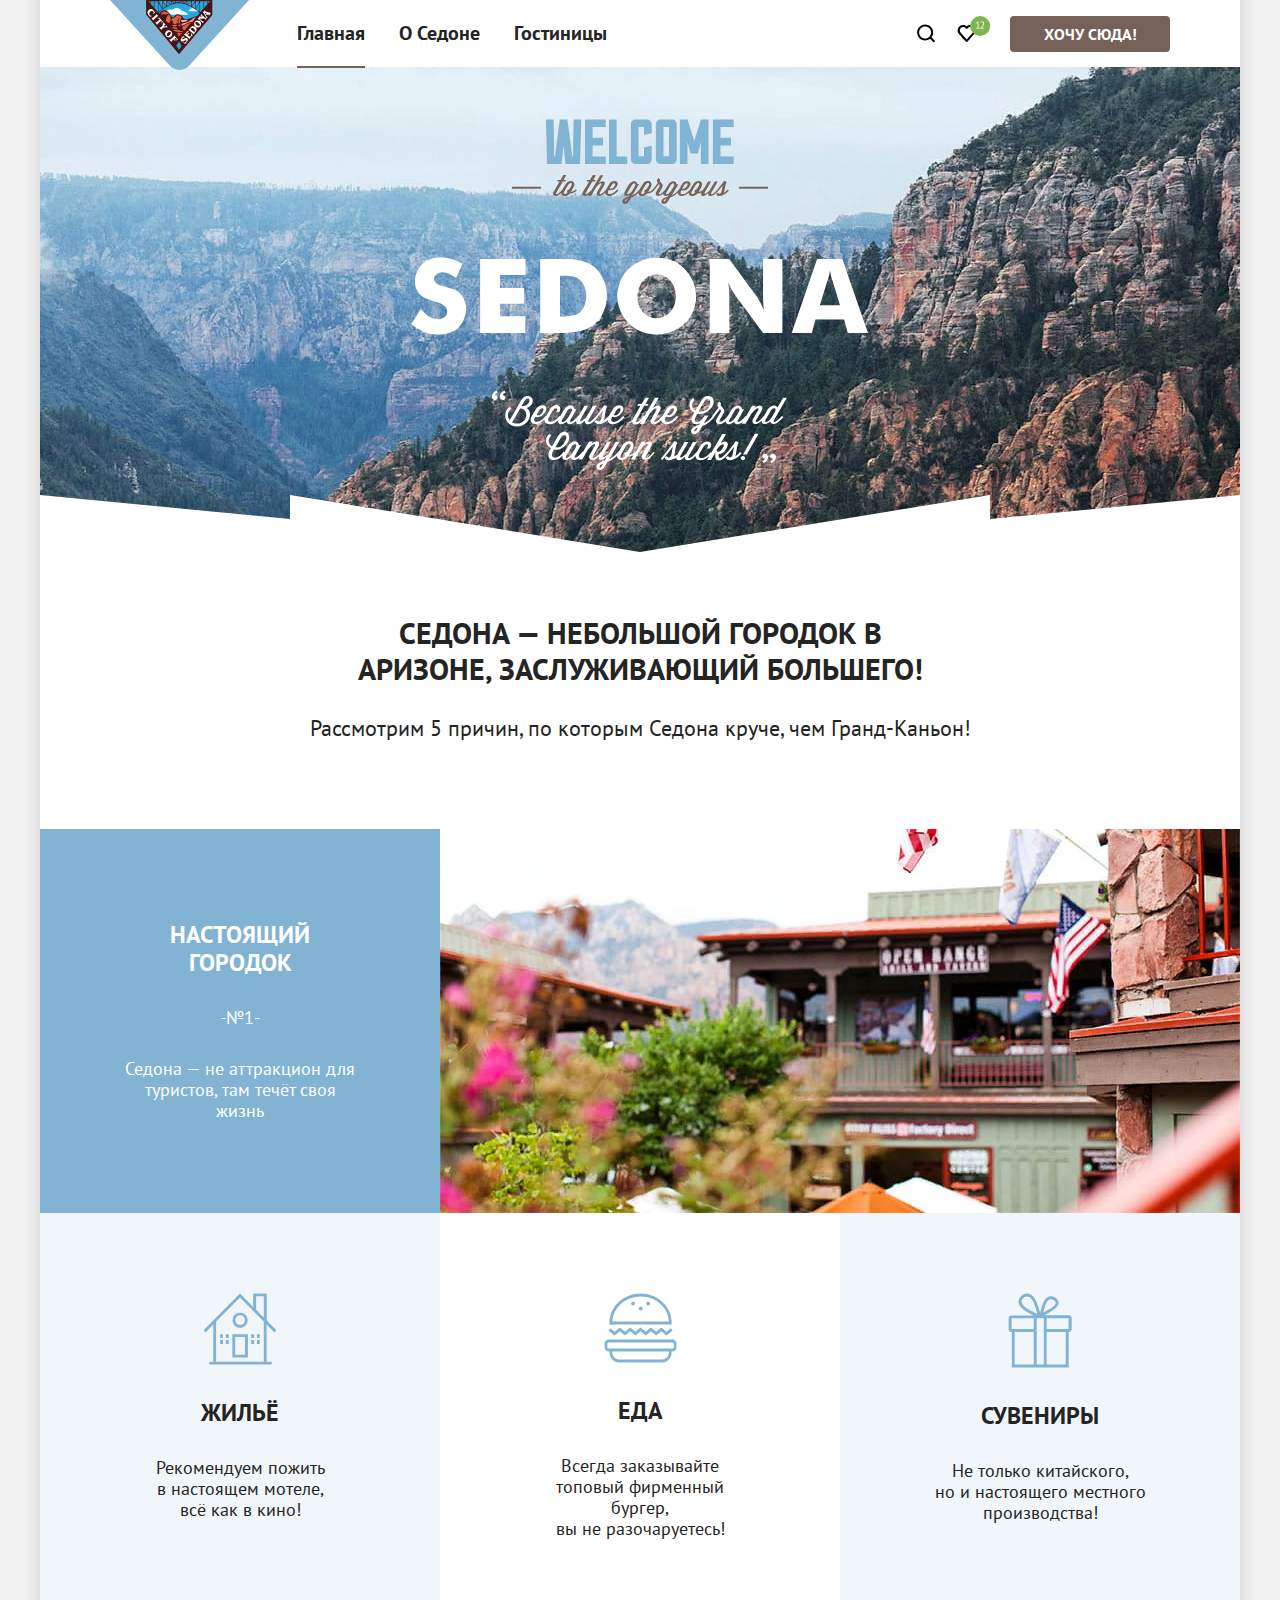
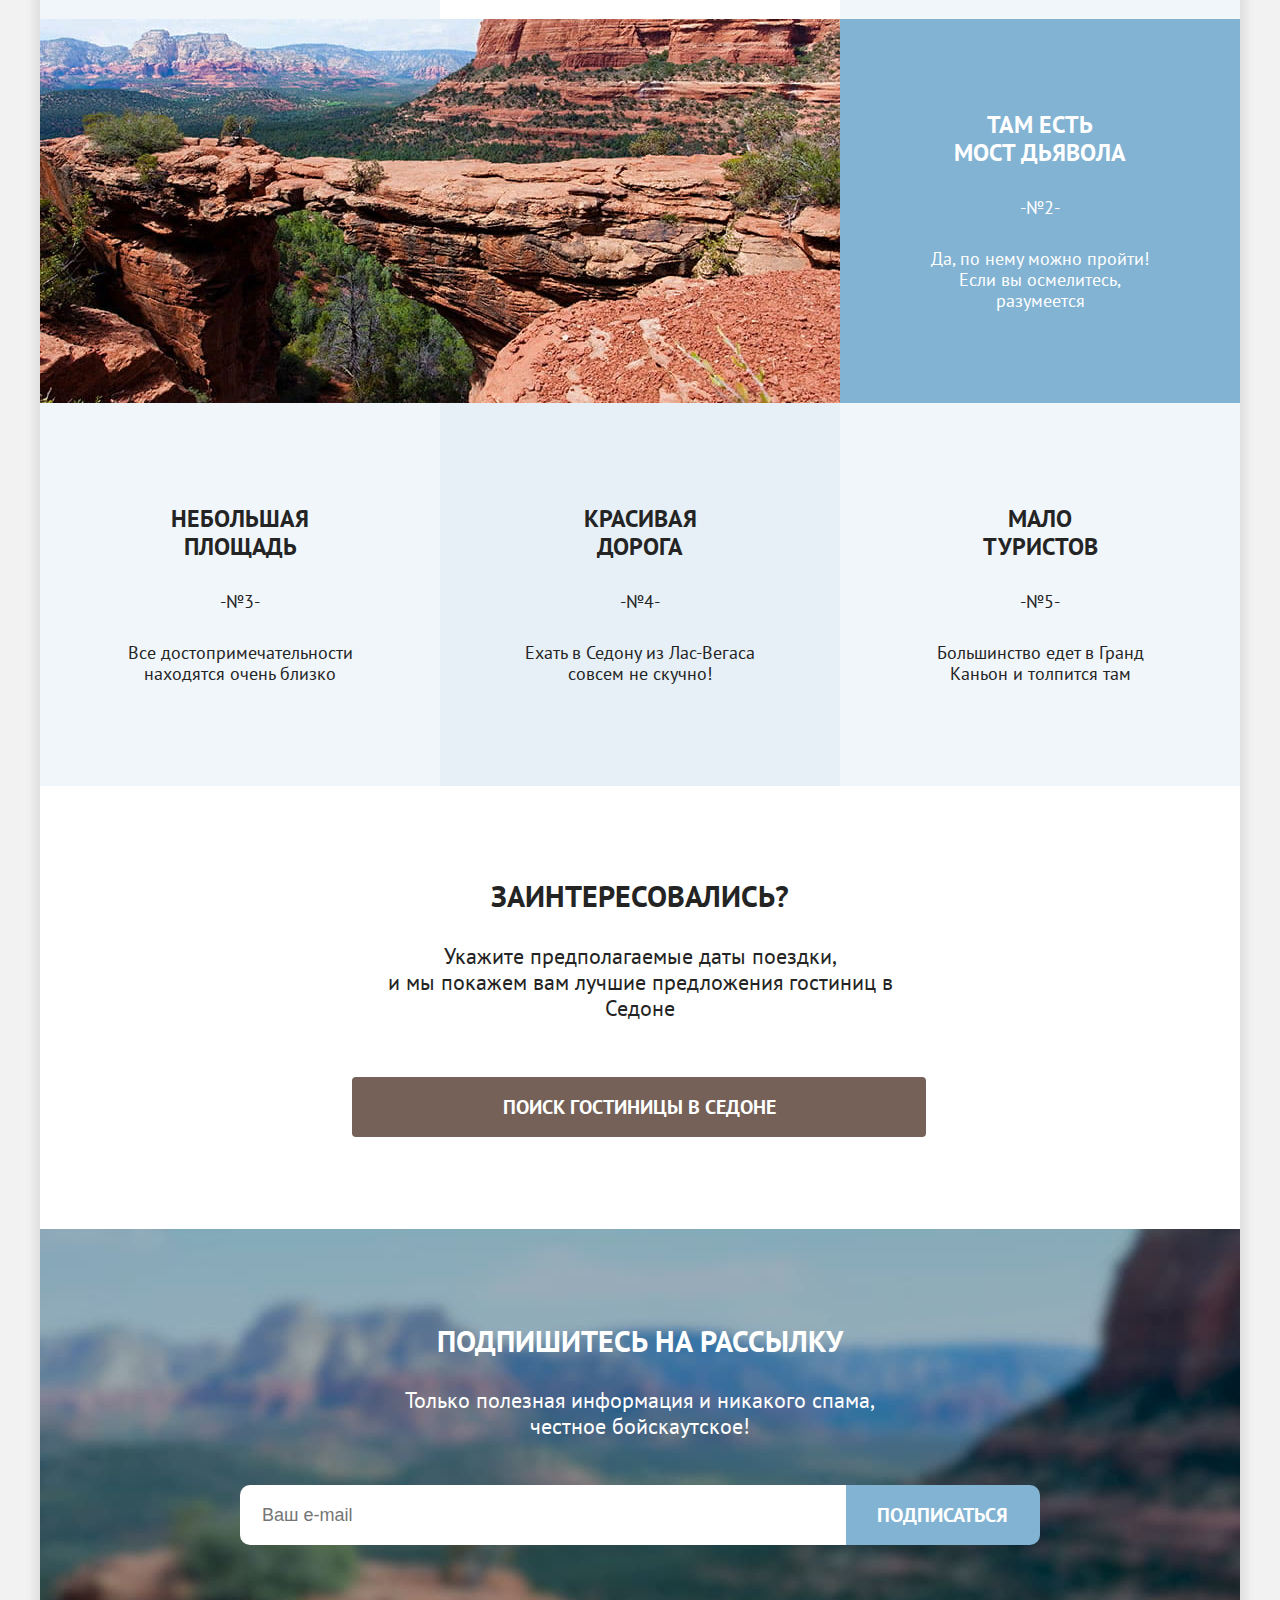
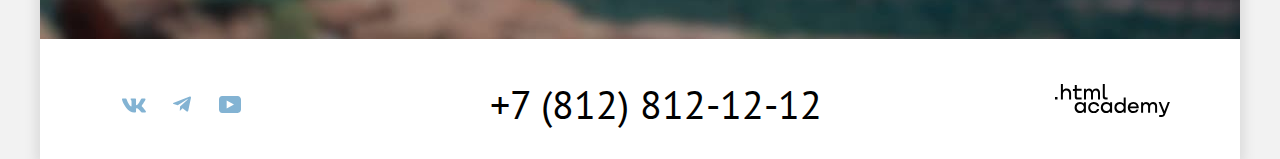
<file: index.html>
<!DOCTYPE html>
<html lang="ru">
  <head>
    <meta charset="utf-8">
    <title>HTML Academy: Седона</title>
    <link rel="stylesheet" href="styles/styles.css">
    <link rel="icon" href="favicon.ico">
    <link rel="icon" type="image/png" href="./images/favicon.png">
  </head>
  <body>
    <div class="container">

    <header class="page-header">
      <nav class="navigation">
        <ul class="navigation-logo">
          <li class="navigation-item">
            <a  class="logo">
              <img src="./images/logo/logo.sedona.svg" width="139"  height="70" alt="Логотип города Седона.">
            </a>
          </li>
        </ul>

        <ul class="navigation-list navigation-list-item">
          <li class="navigation-item">
            <a  class="navigation-link navigation-link-current" href="">
              Главная
            </a>
          </li>
          <li class="navigation-item">
            <a  class="navigation-link" href="#">
              О Седоне
            </a>
          </li>
          <li class="navigation-item">
            <a  class="navigation-link" href="catalog.html">
              Гостиницы
            </a>
          </li>
        </ul>

        <ul class="navigation-list navigation-user">
          <li class="navigation-item">
            <a  class="navigation-link navigation-search">
              <span class="visually-hidden">
                Поиск.
              </span>
            </a>
          </li>
          <li class="navigation-item">
            <a  class="navigation-link navigation-favorites">
              <span class="visually-hidden">
                Избранное.
              </span>
            </a>
          </li>
          <li class="navigation-item">
            <button type="button" class="button navigation-link navigation-button">
              Хочу сюда!
            </button>
          </li>
        </ul>
      </nav>
    </header>

    <main class="main-index main-container">

      <section  class="main-header">
        <div class="main-header-image">
          <img  src="images/welcome.sedona.svg" class="main-logo" width="458" height="352" alt="Добро пожаловать в Седону.">
        </div>

        <div class="main-header-text">
          <h1>
            Седона — небольшой городок в Аризоне,
            заслуживающий большего!
          </h1>
          <p>
            Рассмотрим 5 причин, по которым Седона круче, чем Гранд-Каньон!
          </p>
        </div>
      </section>

      <section class="advantages">
        <h2 class="visually-hidden">
          Преимущества
        </h2>

        <ol class="advantages-list">
          <li class="advantages-item">

            <div class="advantages-block">
              <h3 class="advantages-title">
                Настоящий городок
              </h3>
              <span>-№1-</span>
              <p class="advantages-description">
                Седона — не аттракцион для туристов, там течёт своя жизнь
              </p>
            </div>

            <img class="advantages-item" src="images/advantages/advantages-1.jpg" width="800" height="384" alt="Переулок города Седона.">
          </li>

          <li>
            <ul class="convenience">
              <li class="convenience-item">
                <img src="images/advantages/advantages.home.svg" width="74" height="72" alt="иконка домика.">
                <h3 class="convenience-title">
                  Жильё
                </h3>
                <p class="convenience-description">
                  Рекомендуем пожить <br> в настоящем мотеле,<br> всё как в кино!
                </p>
              </li>


              <li class="convenience-item">
                <img src="images/advantages/advantages.food.svg" width="73" height="70" alt="иконка бургера.">
                <h3 class="convenience-title">
                  Еда
                </h3>
                <p class="convenience-description">
                  Всегда заказывайте <br> топовый фирменный бургер,<br> вы не разочаруетесь!
                </p>
              </li>

              <li class="convenience-item">
                <img src="images/advantages/advantages.souvenirs.svg" width="64" height="75" alt="иконка подарка.">
                <h3 class="convenience-title">
                  Сувениры
                </h3>
                <p class="convenience-description">
                  Не только китайского,<br> но и настоящего местного <br> производства!
                </p>
              </li>
            </ul>
          </li>

          <li class="advantages-item">

            <img class="advantages-second-picture" src="images/advantages/advantages-2.jpg" width="800" height="384" alt="Мост дьявола на фоне каньона.">

            <div class="advantages-block">
              <h3 class="advantages-title">
                Там есть <br> мост дьявола
              </h3>
              <span>-№2-</span>
              <p class="advantages-description">
                Да, по нему можно пройти! Если вы осмелитесь, разумеется
              </p>
            </div>
          </li>

          <li >
            <ol class="advantages-item">
              <li class="advantages-item-block">
                <h3 class="advantages-title">
                  Небольшая <br> площадь
                </h3>
                <span>-№3-</span>
                <p class="advantages-description">
                  Все достопримечательности находятся очень близко
                </p>
              </li>

              <li class="advantages-item-block advantages-difference">
                <h3 class="advantages-title">
                  Красивая <br> дорога
                </h3>
                <span>-№4-</span>
                <p class="advantages-description">
                  Ехать в Седону из Лас-Вегаса совсем не скучно!
                </p>
              </li>

              <li class="advantages-item-block">
                <h3 class="advantages-title">
                  Мало <br> туристов
                </h3>
                <span>-№5-</span>
                <p class="advantages-description">
                  Большинство едет в Гранд Каньон и толпится там
                </p>
              </li>
            </ol>
          </li>
        </ol>
      </section>

      <section class="hotel-search">
        <h2 class="visually-hidden">
          Поиск гостиницы
        </h2>
        <b>заинтересовались?</b>
        <p>
          Укажите предполагаемые даты поездки,<br> и мы покажем вам лучшие предложения гостиниц в Седоне
        </p>
        <button class="button button-hotel-search" type="button">
          поиск гостиницы в седоне
        </button>
      </section>

      <section class="newsletter">
        <h2 class="page-newsletter-title">
          Подпишитесь на рассылку
        </h2>
        <p>
          Только полезная информация и никакого спама,<br> честное бойскаутское!
        </p>
        <form class="newsletter-form" action="https://echo.htmlacademy.ru/" method="post">
          <input class="field" type="email" name="newsletter-email" placeholder="Ваш e-mail">
          <button class="button newsletter-button" type="submit" >подписаться</button>
        </form>
      </section>
    </main>

    <footer class="page-footer">
      <div class="page-footer-container">

        <section class="footer-social">
          <h2 class="visually-hidden">
            Мы в социальных сетях
          </h2>

          <ul class="footer-social-list">
            <li class="footer-social-item">
              <a class="button button-vk" href=" https://vk.com/htmlacademy">
                <span class="visually-hidden">ВКонтакте</span>
                <svg aria-hidden="true" focusable="false"  width="24" height="15" viewBox="0 0 24 15"  xmlns="http://www.w3.org/2000/svg">
                  <path fill-rule="evenodd" clip-rule="evenodd" d="M23.45 1.448C23.616 0.902 23.45 0.5 22.655 0.5H20.03C19.362 0.5 19.054 0.847 18.887 1.23C18.887 1.23 17.552 4.426 15.661 6.502C15.049 7.104 14.771 7.295 14.437 7.295C14.27 7.295 14.019 7.104 14.019 6.557V1.448C14.019 0.792 13.835 0.5 13.279 0.5H9.151C8.734 0.5 8.483 0.804 8.483 1.093C8.483 1.714 9.429 1.858 9.526 3.606V7.404C9.526 8.237 9.373 8.388 9.039 8.388C8.149 8.388 5.984 5.177 4.699 1.503C4.45 0.788 4.198 0.5 3.527 0.5H0.9C0.15 0.5 0 0.847 0 1.23C0 1.912 0.89 5.3 4.145 9.781C6.315 12.841 9.37 14.5 12.153 14.5C13.822 14.5 14.028 14.132 14.028 13.497V11.184C14.028 10.447 14.186 10.3 14.715 10.3C15.105 10.3 15.772 10.492 17.33 11.967C19.11 13.716 19.403 14.5 20.405 14.5H23.03C23.78 14.5 24.156 14.132 23.94 13.404C23.702 12.68 22.852 11.629 21.725 10.382C21.113 9.672 20.195 8.907 19.916 8.524C19.527 8.033 19.638 7.814 19.916 7.377C19.916 7.377 23.116 2.951 23.449 1.448H23.45Z" />
                </svg>
              </a>
            </li>

            <li class="footer-social-item">
              <a class="button button-telegram" href="https://t.me/htmlacademy">
                <span class="visually-hidden">Телеграм</span>
                <svg aria-hidden="true" focusable="false"  width="18" height="16" viewBox="0 0 18 16"  xmlns="http://www.w3.org/2000/svg">
                  <path d="M16.7855 0.59926L0.840977 6.74776C-0.247172 7.18481 -0.240877 7.79184 0.641333 8.06253L4.73493 9.33953L14.2063 3.3637C14.6542 3.09121 15.0634 3.2378 14.727 3.53636L7.05332 10.4619H7.05152L7.05332 10.4628L6.77094 14.6823C7.18462 14.6823 7.36718 14.4925 7.5992 14.2686L9.58754 12.3351L13.7234 15.39C14.486 15.81 15.0337 15.5941 15.2234 14.6841L17.9384 1.88885C18.2163 0.774623 17.513 0.270117 16.7855 0.59926Z" />
                </svg>
              </a>
            </li>

            <li class="footer-social-item">
              <a class="button button-youtube" href="https://www.youtube.com/user/htmlacademyru">
                <span class="visually-hidden">Ютуб</span>
                <svg aria-hidden="true" focusable="false"  width="22" height="17" viewBox="0 0 22 17"  xmlns="http://www.w3.org/2000/svg">
                  <path d="M18.607 0H3.17413C1.31343 0 0 1.59375 0 3.4V13.4937C0 15.4062 1.31343 17 3.17413 17H18.8259C20.4677 17 22 15.4062 22 13.6V3.4C21.7811 1.59375 20.4677 0 18.607 0ZM7.66169 12.5375V4.4625L14.995 8.5L7.66169 12.5375Z" />
                </svg>
              </a>
            </li>
          </ul>
        </section>

        <section class="footer-contacts">
          <h2 class="visually-hidden">Телефон</h2>
          <a class="footer-contacts-phone" href="tel:+78128121212">+7 (812) 812-12-12</a>
        </section>

        <section class="footer-logo">
          <h2 class="visually-hidden">Логотип html.academy</h2>
          <a class="footer-logo-html" href="https://htmlacademy.ru/">
            <svg aria-hidden="true" focusable="false"  class="logo-html" width="115" height="33"  xmlns="http://www.w3.org/2000/svg">
              <path  d="M0 12.9v2.6h2.5v-2.6H0ZM11.6 4.5c-1.6 0-2.8.7-3.6 1.7h-.1V0h-2v15.5h2v-5.3c0-2.1 1.3-3.6 3.3-3.6 1.8 0 2.9 1.4 2.9 3.2v5.7h2V9.4c.1-3-1.8-4.9-4.5-4.9ZM26.6 4.8h-4.8V1.1h-2v3.8h-1.9v2h1.9v6c0 1.7 1 2.7 2.7 2.7h4.1v-2h-3.7c-.7 0-1.1-.4-1.1-1.1V6.8h4.8v-2ZM41.1 4.6c-1.6 0-2.9.8-3.5 2.1h-.1a3.7 3.7 0 0 0-3.4-2.1c-1.4 0-2.5.8-3.1 1.8h-.1V4.8H29v10.6h2V10c0-2 1-3.5 2.6-3.5 1.5 0 2.4 1 2.4 2.6v6.3h2V9.8c0-2.4 1.4-3.3 2.6-3.3 1.5 0 2.4 1 2.4 2.6v6.3h2V8.9c.1-2.5-1.4-4.3-3.9-4.3ZM47.8 12.7c0 1.7 1 2.7 2.8 2.7h2v-2h-1.7c-.7 0-1.1-.4-1.1-1.1V0h-2v12.7ZM28.9 19.7a4.9 4.9 0 0 0-3.9-1.8c-3.1 0-5.4 2.3-5.4 5.6s2.3 5.6 5.4 5.6c1.8 0 3-.8 3.8-1.9h.1v1.6h2V18.2h-2v1.5Zm-3.6 7.4a3.5 3.5 0 0 1-3.6-3.6c0-2 1.4-3.6 3.6-3.6s3.6 1.6 3.6 3.6c0 1.9-1.4 3.6-3.6 3.6ZM44.2 22c-.5-2.4-2.6-4.1-5.4-4.1a5.4 5.4 0 0 0-5.6 5.6c0 3.1 2.2 5.6 5.6 5.6 2.8 0 4.9-1.8 5.4-4.2h-2.1a3.4 3.4 0 0 1-3.3 2.3 3.5 3.5 0 0 1-3.6-3.6c0-2 1.4-3.6 3.6-3.6 1.6 0 2.8 1 3.3 2.2h2.1V22ZM55.1 19.7a4.9 4.9 0 0 0-3.9-1.8c-3.1 0-5.4 2.3-5.4 5.6s2.3 5.6 5.4 5.6c1.8 0 3-.8 3.8-1.9h.1v1.6h2V18.2h-2v1.5Zm-3.6 7.4a3.5 3.5 0 0 1-3.6-3.6c0-2 1.4-3.6 3.6-3.6s3.6 1.6 3.6 3.6c0 1.9-1.5 3.6-3.6 3.6ZM68.7 19.8a5 5 0 0 0-3.9-1.9c-3.1 0-5.4 2.3-5.4 5.6s2.2 5.6 5.4 5.6c1.7 0 3-.8 3.8-1.8h.1v1.5h2V13.4h-2v6.4Zm-3.6 7.3a3.5 3.5 0 0 1-3.6-3.6c0-2 1.4-3.6 3.6-3.6s3.6 1.6 3.6 3.6c-.1 2-1.5 3.6-3.6 3.6ZM78.3 17.9a5.4 5.4 0 0 0-5.5 5.6c0 3 2.1 5.6 5.5 5.6 2.5 0 4.5-1.3 5.2-3.6h-2.1c-.5 1-1.6 1.6-3 1.6-1.9 0-3.3-1.3-3.4-2.9h8.8c.2-3.6-2-6.3-5.5-6.3Zm0 1.9c1.7 0 3 1 3.3 2.6h-6.5a3.2 3.2 0 0 1 3.2-2.6ZM98.2 17.9a4 4 0 0 0-3.6 2h-.1c-.6-1.2-1.8-2-3.4-2-1.4 0-2.5.7-3.1 1.8v-1.5h-1.9v10.6h2v-5.4c0-2 1-3.4 2.6-3.5 1.5 0 2.4 1 2.4 2.6v6.3h2v-5.6c0-2.4 1.4-3.3 2.6-3.3 1.5 0 2.4 1 2.4 2.6v6.3h2v-6.5c.1-2.6-1.4-4.4-3.9-4.4ZM109.4 27l-3.6-8.9h-2.2l4.8 11.6c-.3.9-.7 1.2-1.7 1.2h-2.5v2h2.5c1.8 0 2.8-.8 3.5-2.6l4.7-12.2h-2.1l-3.4 8.9Z"/>
            </svg>
          </a>
        </section>

      </div>
    </footer>

    <div class="modal-container modal-container-close">
      <div class="modal modal-auth">
        <section class="modal-content">
          <h2 class="modal-title">Поиск гостиницы в Седоне
          </h2>
          <form class="auth-form" action="https://echo.htmlacademy.ru/" method="get">
            <ul class="field-auth-form">

              <li class="field-list">
                <label class="field-title" for="date-arrival">Дата заезда:</label>
                <input class="field-modal-content field-date" id="date-arrival" name="date-arrival" type="text" placeholder="27 апреля 2020">
                <button class="calendar" type="button"></button>
              </li>

              <li class="field-list">
                <label class="field-title" for="date-departure">Дата выезда:</label>
                <input class="field-modal-content field-date" id="date-departure" name="date-departure" type="text" placeholder="1 сентября 2021">
                <button class="calendar" type="button"></button>
              </li>

              <li class="field-list field-list-adult">
                <label class="field-title" for="adults">Взрослые:</label>
                <input class="field-modal-content field-adults" id="adults" name="adults" type="number" placeholder="2">
                <button type="button" class="field-plus">
                  <svg class="plus" width="13" height="13" viewBox="0 0 13 13"  xmlns="http://www.w3.org/2000/svg">
                    <g opacity="0.3">
                    <path d="M13 6H7V0H6V6H0V7H6V13H7V7H13V6Z" />
                    </g>
                    </svg>
                </button>
                <button type="button" class="field-minus">
                  <svg class="minus" width="13" height="1" viewBox="0 0 13 1"  xmlns="http://www.w3.org/2000/svg">
                    <path opacity="0.3" d="M0 0L0 1L13 1V0L0 0Z" />
                    </svg>
                </button>
              </li>

              <li class="field-list field-list-children">
                  <label class="field-title" for="children">Дети:</label>

                  <span class="tooltip">
                    <button class="tooltip-toggle" type="button" aria-labelledby="tooltip-label">
                      <svg width="1" height="9" viewBox="0 0 1 9" fill="none" xmlns="http://www.w3.org/2000/svg">
                        <g clip-path="url(#clip0_33716_651)">
                        <path d="M0 9H1L1 3H0L0 9Z" fill="white"/>
                        <path d="M1 0H0V1H1V0Z" fill="white"/>
                        </g>
                        <defs>
                        <clipPath id="clip0_33716_651">
                        <rect width="1" height="9" fill="white"/>
                        </clipPath>
                        </defs>
                        </svg>
                    </button>
                    <span class="tooltip-text" role="tooltip"  id="tooltip-label">
                      Укажите количество детей,<br> которые будут с вами, возраст<br> которых от 6 до 18 лет. Дети<br> до 6 лет размещаются<br> бесплатно.
                    </span>
                  </span>

                <input class="field-modal-content field-children" id="children" name="children" type="number" placeholder="1">
                <button type="button" class="field-plus">
                  <svg class="plus" width="13" height="13" viewBox="0 0 13 13"  xmlns="http://www.w3.org/2000/svg">
                    <g opacity="0.3">
                    <path d="M13 6H7V0H6V6H0V7H6V13H7V7H13V6Z" />
                    </g>
                    </svg>
                </button>
                <button type="button" class="field-minus">
                  <svg class="minus" width="13" height="1" viewBox="0 0 13 1"  xmlns="http://www.w3.org/2000/svg">
                    <path opacity="0.3" d="M0 0L0 1L13 1V0L0 0Z" />
                    </svg>
                </button>
              </li>

            </ul>
          </form>

          <button class=" modal-search-button" type="submit">Найти
            <span class="visually-hidden">Найти.</span>
          </button>

        </section>

        <button type="button" class="modal-close-button">
          <svg  aria-hidden="true" focusable="false" width="13" height="13" viewBox="0 0 13 13"  xmlns="http://www.w3.org/2000/svg">
              <path d="M13 1.2L11.8 0L6.5 5.3L1.2 0L0 1.2L5.3 6.5L0 11.8L1.2 13L6.5 7.7L11.8 13L13 11.8L7.7 6.5L13 1.2Z"/>
          </svg>
          <span class="visually-hidden">Закрыть.</span>
        </button>



      </div>
    </div>

    </div>
  </body>
</html>
</file>
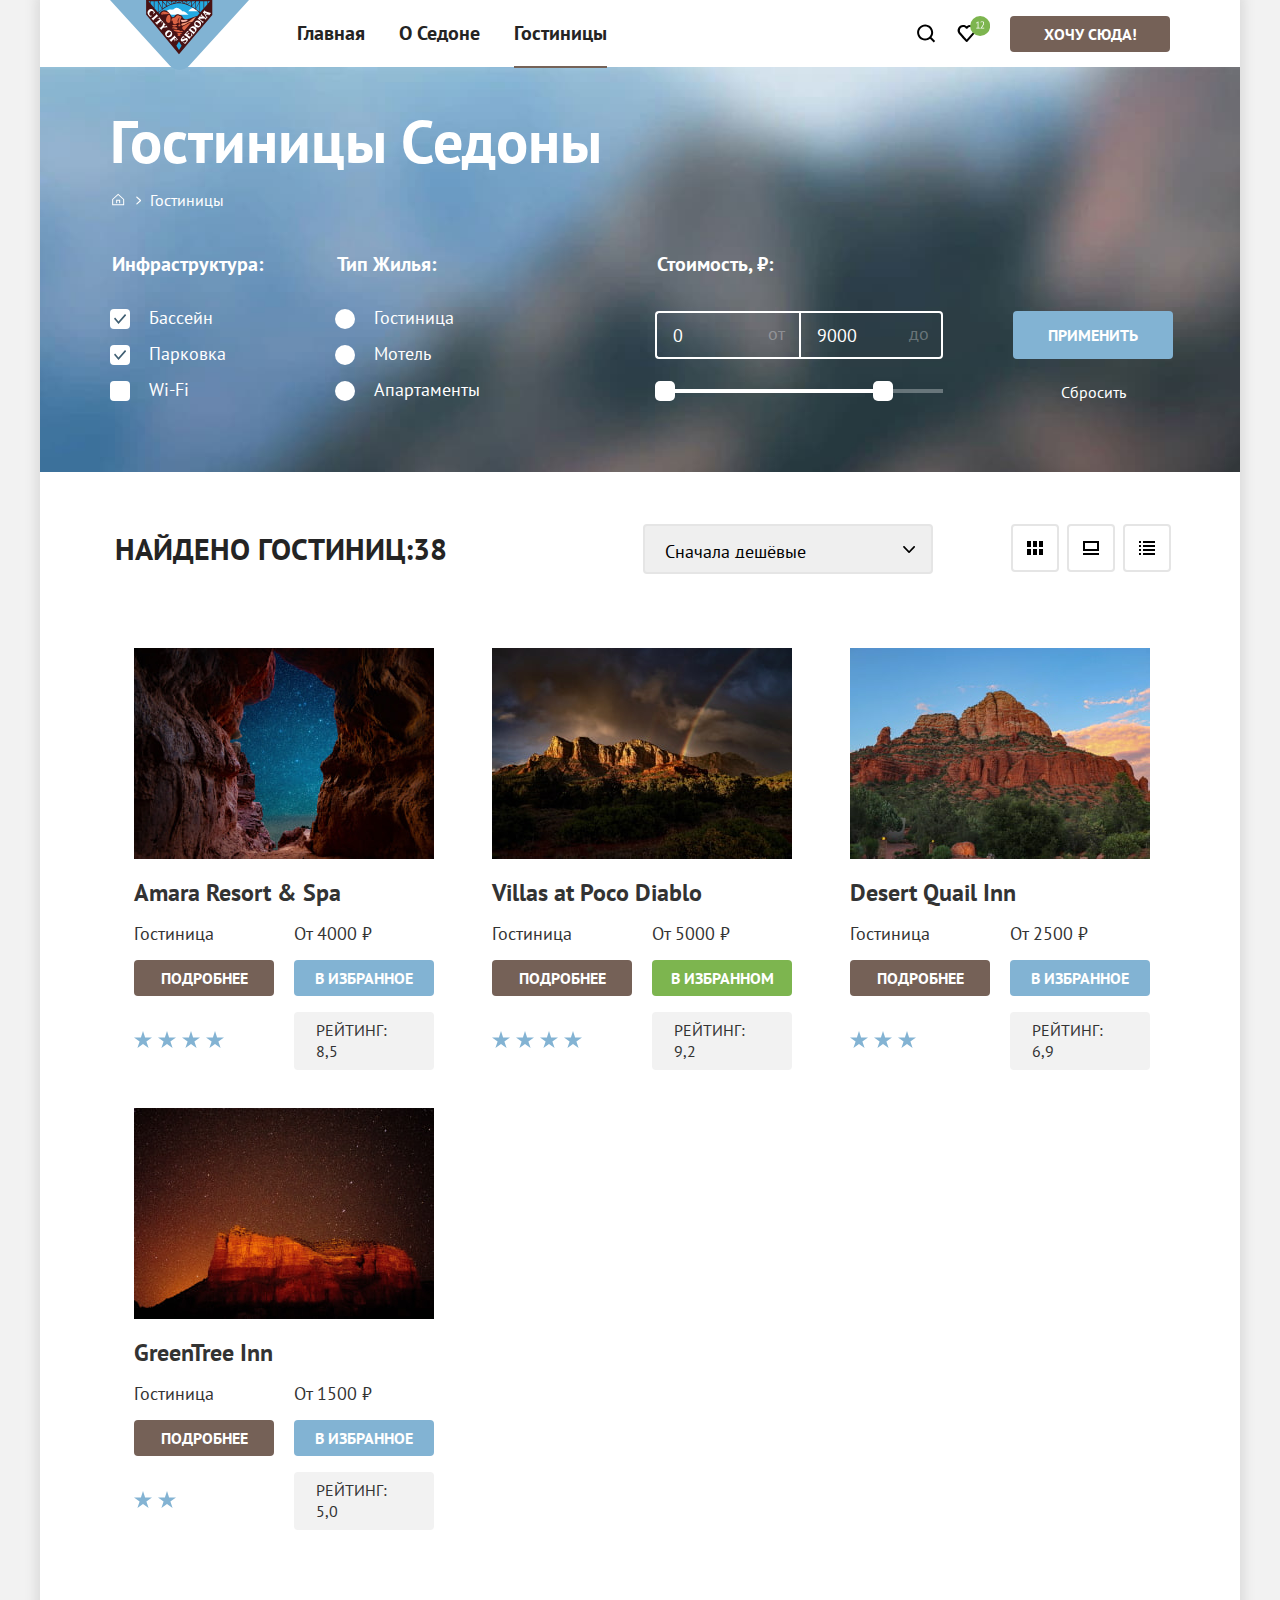
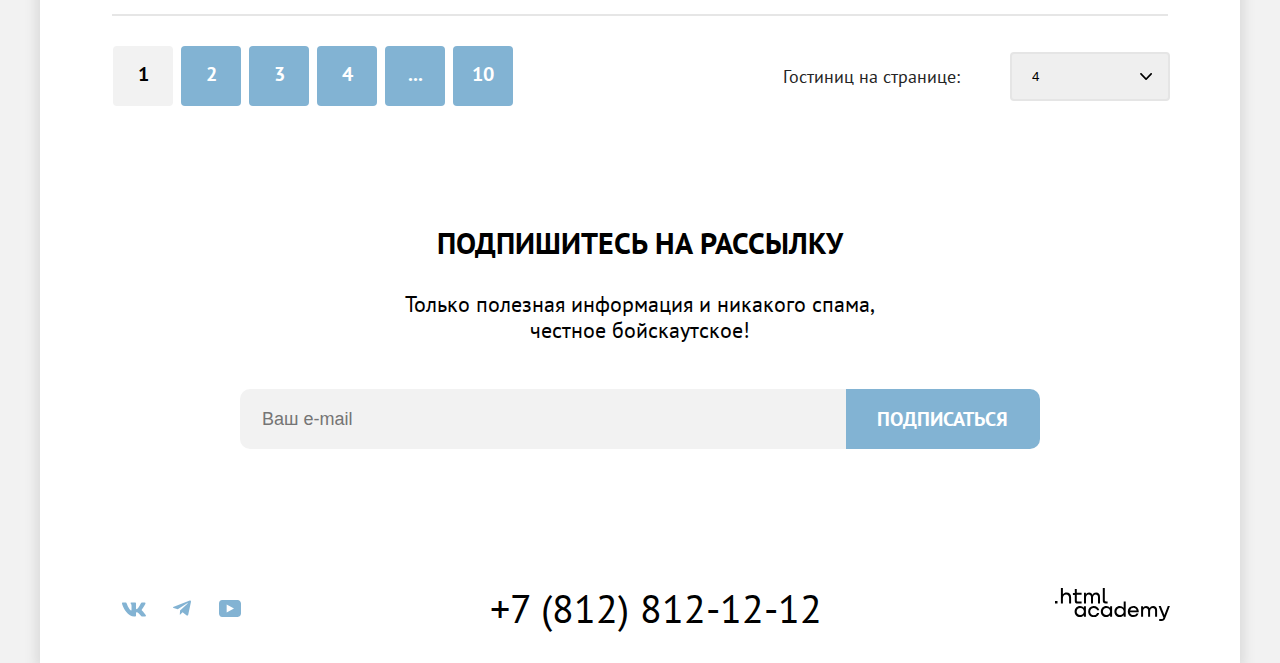
<file: catalog.html>
<!DOCTYPE html>
<html lang="ru">
  <head>
    <meta charset="utf-8">
    <title>Каталог</title>
    <link rel="stylesheet" href="styles/styles.css">
    <link rel="icon" href="favicon.ico/favicon.png">
  </head>
  <body>
    <div class="container">
    <header class="page-header">
      <nav class="navigation ">
        <ul class="navigation-list navigation-logo">
          <li class="navigation-item">
            <a  class="logo" href="index.html">
              <img src="./images/logo/logo.sedona.svg" width="139"  height="70" alt="Логотип города Седона.">
            </a>
          </li>
        </ul>

        <ul class="navigation-list navigation-list-item ">
          <li class="navigation-item">
            <a  class="navigation-link" href="index.html">
              Главная
            </a>
          </li>
          <li class="navigation-item">
            <a  class="navigation-link" href="#">
              О Седоне
            </a>
          </li>
          <li class="navigation-item">
            <a  class="navigation-link navigation-link-current" href="">
              Гостиницы
            </a>
          </li>
        </ul>

        <ul class="navigation-list navigation-user">
          <li class="navigation-item">
            <a  class="navigation-link navigation-search">
              <span class="visually-hidden">
                Поиск.
              </span>
            </a>
          </li>
          <li class="navigation-item">
            <a  class="navigation-link navigation-favorites">
              <span class="visually-hidden">
                Избранное.
              </span>
            </a>
          </li>
          <li class="navigation-item">
            <button type="button" class="button navigation-link navigation-button">
              Хочу сюда!
            </button>
          </li>
        </ul>
      </nav>
    </header>

    <main class="main-inner">

      <section class="catalog-hotel">
        <header class="inner-header">
          <h1 class="inner-header-title">
            Гостиницы Седоны
          </h1>
          <ul class="breadcrumbs">
          <li class="breadcrumbs-item">
            <a class="breadcrumbs-link" href="index.html">
              <svg width="13" height="13" viewBox="0 0 13 13"  xmlns="http://www.w3.org/2000/svg">
                <path fill-rule="evenodd" clip-rule="evenodd" d="M0.162109 6.1499L6.16211 0.649902L12.1621 6.1499V12.3499H0.162109V6.1499ZM1.16211 6.5499V11.3499H11.1621V6.5499L6.16211 2.0499L1.16211 6.5499ZM5.16211 10.3499H4.16211V6.84985H8.16211V10.3499H7.16211V7.84985H5.16211V10.3499Z" />
              </svg>
              <span class="visually-hidden">
                 Главная.
              </span>
            </a>
          </li>
          <li class="breadcrumbs-item">
            <a class="breadcrumbs-link">Гостиницы</a>
          </li>
        </ul>
        </header>

        <h2 class="visually-hidden">Список товаров с фильтрами</h2>
        <form class="hotel-filter" action="https://echo.htmlacademy.ru/" method="get" >

          <fieldset class="catalog-filter-infrastructure">
            <legend class="catalog-filter-title">Инфраструктура:</legend>
            <ul class="catalog-filter-list">
              <li class="catalog-filter-item">
                <label class="control">
                  <input class="visually-hidden control-input" type="checkbox" name="swimming-pool" checked>
                    <span class="control-mark"></span>
                    <span class="control-label">Бассейн</span>
                </label>
              </li>

              <li class="catalog-filter-item">
                <label class="control">
                  <input class="visually-hidden control-input" type="checkbox" name="parking-space" checked>
                    <span class="control-mark"></span>
                    <span class="control-label">Парковка</span>
                </label>
              </li>

              <li class="catalog-filter-item">
                <label class="control">
                  <input class="visually-hidden control-input" type="checkbox" name="wi-fi">
                  <span class="control-mark"></span>
                  <span class="control-label"> Wi-Fi</span>
                </label>
              </li>
            </ul>
          </fieldset>

          <fieldset class="catalog-filter-house">
            <legend class="catalog-filter-title">Тип Жилья:</legend>

            <ul class="catalog-filter-list">
              <li class="catalog-filter-item">
                <label class="control">
                  <input class="visually-hidden control-input" type="radio" name="type-house-group" value="hotel">
                  <span class="control-mark-hotel"></span>
                  <span class="control-label"> Гостиница</span>
                </label>
              </li>

              <li class="catalog-filter-item">
                <label class="control">
                  <input class="visually-hidden control-input" type="radio" name="type-house-group" value="motel">
                  <span class="control-mark-hotel"></span>
                  <span class="control-label"> Мотель</span>
                </label>
              </li>

              <li class="catalog-filter-item">
                <label class="control">
                  <input class="visually-hidden control-input" type="radio" name="type-house-group" value="apartments">
                  <span class="control-mark-hotel"></span>
                  <span class="control-label">Апартаменты</span>
                </label>
              </li>
            </ul>
          </fieldset>

          <fieldset class="catalog-filter-price">
            <legend class="catalog-filter-title">Стоимость, ₽:</legend>

            <ul class="catalog-filter-list-price">
              <li class="catalog-filter-item-price">
                <label >
                  <input class="range-input input-price-left" type="number" value="0">
                  <span>от</span>
                </label>
              </li>

              <li class="catalog-filter-item">
                <label>
                  <input class="range-input input-price-right" type="number" value="9000">
                  <span>до</span>
                </label>
              </li>
            </ul>

            <div class="range-scale">
              <div class="range-bar">
                <button class="range-toggle toggle-min" type="button"></button>
                <button class="range-toggle toggle-max" type="button"></button>
              </div>
            </div>

          </fieldset>

          <div class="catalog-filter-button">
            <button class="button" type="submit">Применить</button>
            <button class="button" type="reset">Сбросить</button>
          </div>
        </form>
      </section>

      <section class="catalog-show">
        <div class="sorting">
          <h2> найдено гостиниц:38 </h2>
          <select class="select-control" aria-label="Сортировка">
            <option value="cheap"> Сначала дешёвые</option>
            <option value="popular">Сначала популярное </option>
            <option value="expensive"> Сначала дорогое </option>
          </select>

          <a class="button" href="#">
            <span class="visually-hidden"> Показать карточки. </span>
          </a>

          <a href="#" class="button button-light">
            <span class="visually-hidden"> Показать слайд.</span>
          </a>

          <a href="#" class="button button-light">
            <span class="visually-hidden"> Показать список.</span>
          </a>
        </div>

        <div class="container-hotel-list">
          <ul class="hotel-list">
            <li class="hotel-card">
              <a class="hotel-card-link" href="#">
                <img class="hotel-card-image" src="images/hotel/hotel-1.jpg" width="300" height="211" alt="фотографии отеля Amara Resort & Spa.">
              </a>
              <div class="hotel-card-content">
                <a class="hotel-card-title-link">
                  <h3 class="hotel-card-title"> Amara Resort & Spa </h3>
                </a>
                <span class="type-hotel"> Гостиница </span>
                <span class="hotel-card-price"> От 4000 ₽</span>
                <a class="hotel-card-button button" href="#"> Подробнее </a>
                <button class="button" type="submit"> В избранное </button>
                <ul class="star">
                  <li class="single-star"><img src="images/star.svg" width="18" height="17" alt="звезда."></li>
                  <li class="single-star"><img src="images/star.svg" width="18" height="17" alt="звезда."></li>
                  <li class="single-star"><img src="images/star.svg" width="18" height="17" alt="звезда."></li>
                  <li ><img src="images/star.svg" width="18" height="17" alt="звезда."></li>
                </ul>
                <span class="rating ">Рейтинг: 8,5</span>
              </div>
            </li>

            <li class="hotel-card">
              <a class="hotel-card-link" href="#">
                <img class="hotel-card-image" src="images/hotel/hotel-2.jpg" width="300" height="211" alt="фотографии отеля Villas at Poco Diablo.">
              </a>
              <div class="hotel-card-content">
                <a class="hotel-card-title-link">
                  <h3 class="hotel-card-title"> Villas at Poco Diablo</h3>
                </a>
                <span class="type-hotel">Гостиница</span>
                <span class="hotel-card-price">От 5000 ₽</span>
                <a class="hotel-card-button button" href="#">Подробнее</a>
                <button class="button" type="submit">В избранном</button>
                <ul class="star">
                  <li class="single-star"><img src="images/star.svg" width="18" height="17" alt="звезда."></li>
                  <li class="single-star"><img src="images/star.svg" width="18" height="17" alt="звезда."></li>
                  <li class="single-star"><img src="images/star.svg" width="18" height="17" alt="звезда."></li>
                  <li ><img src="images/star.svg" width="18" height="17" alt="звезда."></li>
                </ul>
                <span class="rating">Рейтинг: 9,2</span>
              </div>
            </li>

            <li class="hotel-card">
              <a class="hotel-card-link" href="#">
                <img class="hotel-card-image" src ="images/hotel/hotel-3.jpg" width="300" height="211" alt="фотографии отеля Desert Quail Inn.">
              </a>
              <div class="hotel-card-content">
                <a class="hotel-card-title-link">
                  <h3 class="hotel-card-title">Desert Quail Inn </h3>
                </a>
                <span class="type-hotel">Гостиница</span>
                <span class="hotel-card-price">От 2500 ₽</span>
                <a class="hotel-card-button button" href="#">Подробнее</a>
                <button class="button" type="submit">В избранное</button>
                <ul class="star">
                  <li class="single-star"><img src="images/star.svg" width="18" height="17" alt="звезда."></li>
                  <li class="single-star"><img src="images/star.svg" width="18" height="17" alt="звезда."></li>
                  <li ><img src="images/star.svg" width="18" height="17" alt="звезда."></li>
                </ul>
                <span class="rating">Рейтинг: 6,9</span>
              </div>
            </li>

            <li class="hotel-card">
              <a class="hotel-card-link" href="#">
                <img class="hotel-card-image" src="images/hotel/hotel-4.jpg" width="300" height="211" alt="фотографии отеля  GreenTree Inn.">
              </a>
              <div class="hotel-card-content">
                <a class="hotel-card-title-link">
                  <h3 class="hotel-card-title">  GreenTree Inn</h3>
                </a>
                <span class="type-hotel">Гостиница</span>
                <span class="hotel-card-price">От 1500 ₽</span>
                <a class="hotel-card-button button" href="#">Подробнее</a>
                <button class="button" type="submit">В избранное</button>
                <ul class="star">
                  <li class="single-star"><img src="images/star.svg" width="18" height="17" alt="звезда."></li>
                  <li ><img src="images/star.svg" width="18" height="17" alt="звезда."></li>
                </ul>
                <span class="rating">Рейтинг: 5,0</span>
              </div>
            </li>
          </ul>
        </div>

        <div class="pagination-container">
          <ul class="pagination">
            <li class="pagination-item">
              <a class="pagination-current">1</a>
            </li>
            <li class="pagination-item">
              <a class="pagination-link" href="#">2</a>
            </li>
            <li class="pagination-item">
              <a class="pagination-link" href="#">3</a>
            </li>
            <li class="pagination-item">
              <a class="pagination-link" href="#">4</a>
            </li>
            <li class="pagination-item">
              <a class="pagination-link" href="#">...</a>
            </li>
            <li class="pagination-item">
              <a class="pagination-link" href="#">10</a>
            </li>
          </ul>

          <label class="label-select-control" for="choice">Гостиниц на странице:</label>
          <select class="select-control" id="choice" aria-label="Колличество гостиниц на странице">
            <option value="four" > 4 </option>
          </select>

        </div>
      </section>

      <section class="catalog-newsletter">
        <h2 class="page-newsletter-title">
          Подпишитесь на рассылку
        </h2>
        <p>
          Только полезная информация и никакого спама,<br> честное бойскаутское!
        </p>
        <form class="newsletter-form" action="https://echo.htmlacademy.ru/" method="post">
          <input class="field" type="email" name="newsletter-email" placeholder="Ваш e-mail">
          <button class="button newsletter-button" type="submit" >подписаться</button>
        </form>
      </section>
    </main>

    <footer class="page-footer">
      <div class="page-footer-container">
        <section class="footer-social">
          <h2 class="visually-hidden">
            Мы в социальных сетях
          </h2>

          <ul class="footer-social-list">
            <li class="footer-social-item">
              <a class="footer-social-link button button-vk" href=" https://vk.com/htmlacademy">
                <span class="visually-hidden">ВКонтакте</span>
                <svg aria-hidden="true" focusable="false" width="24" height="15" viewBox="0 0 24 15"  xmlns="http://www.w3.org/2000/svg">
                  <path fill-rule="evenodd" clip-rule="evenodd" d="M23.45 1.448C23.616 0.902 23.45 0.5 22.655 0.5H20.03C19.362 0.5 19.054 0.847 18.887 1.23C18.887 1.23 17.552 4.426 15.661 6.502C15.049 7.104 14.771 7.295 14.437 7.295C14.27 7.295 14.019 7.104 14.019 6.557V1.448C14.019 0.792 13.835 0.5 13.279 0.5H9.151C8.734 0.5 8.483 0.804 8.483 1.093C8.483 1.714 9.429 1.858 9.526 3.606V7.404C9.526 8.237 9.373 8.388 9.039 8.388C8.149 8.388 5.984 5.177 4.699 1.503C4.45 0.788 4.198 0.5 3.527 0.5H0.9C0.15 0.5 0 0.847 0 1.23C0 1.912 0.89 5.3 4.145 9.781C6.315 12.841 9.37 14.5 12.153 14.5C13.822 14.5 14.028 14.132 14.028 13.497V11.184C14.028 10.447 14.186 10.3 14.715 10.3C15.105 10.3 15.772 10.492 17.33 11.967C19.11 13.716 19.403 14.5 20.405 14.5H23.03C23.78 14.5 24.156 14.132 23.94 13.404C23.702 12.68 22.852 11.629 21.725 10.382C21.113 9.672 20.195 8.907 19.916 8.524C19.527 8.033 19.638 7.814 19.916 7.377C19.916 7.377 23.116 2.951 23.449 1.448H23.45Z"/>
                </svg>
              </a>
            </li>

            <li class="footer-social-item">
              <a class="footer-social-link button button-telegram" href="https://t.me/htmlacademy">
                <span class="visually-hidden">Телеграм</span>
                <svg aria-hidden="true" focusable="false" width="18" height="16" viewBox="0 0 18 16"  xmlns="http://www.w3.org/2000/svg">
                  <path d="M16.7855 0.59926L0.840977 6.74776C-0.247172 7.18481 -0.240877 7.79184 0.641333 8.06253L4.73493 9.33953L14.2063 3.3637C14.6542 3.09121 15.0634 3.2378 14.727 3.53636L7.05332 10.4619H7.05152L7.05332 10.4628L6.77094 14.6823C7.18462 14.6823 7.36718 14.4925 7.5992 14.2686L9.58754 12.3351L13.7234 15.39C14.486 15.81 15.0337 15.5941 15.2234 14.6841L17.9384 1.88885C18.2163 0.774623 17.513 0.270117 16.7855 0.59926Z" />
                </svg>
              </a>
            </li>

            <li class="footer-social-item">
              <a class="footer-social-link button button-youtube" href="https://www.youtube.com/user/htmlacademyru">
                <span class="visually-hidden">Ютуб</span>
                <svg aria-hidden="true" focusable="false" width="22" height="17" viewBox="0 0 22 17"  xmlns="http://www.w3.org/2000/svg">
                  <path d="M18.607 0H3.17413C1.31343 0 0 1.59375 0 3.4V13.4937C0 15.4062 1.31343 17 3.17413 17H18.8259C20.4677 17 22 15.4062 22 13.6V3.4C21.7811 1.59375 20.4677 0 18.607 0ZM7.66169 12.5375V4.4625L14.995 8.5L7.66169 12.5375Z" />
                </svg>
              </a>
            </li>
          </ul>
        </section>

        <section class="footer-contacts">
          <h2 class="visually-hidden">Телефон</h2>
          <a class="footer-contacts-phone" href="tel:+78128121212">+7 (812) 812-12-12</a>
        </section>

        <section class="footer-logo">
          <h2 class="visually-hidden">Логотип html.academy</h2>
          <a class="footer-logo-html" href="https://htmlacademy.ru/">
            <svg class="logo-html" width="115" height="33"  xmlns="http://www.w3.org/2000/svg">
              <path d="M0 12.9v2.6h2.5v-2.6H0ZM11.6 4.5c-1.6 0-2.8.7-3.6 1.7h-.1V0h-2v15.5h2v-5.3c0-2.1 1.3-3.6 3.3-3.6 1.8 0 2.9 1.4 2.9 3.2v5.7h2V9.4c.1-3-1.8-4.9-4.5-4.9ZM26.6 4.8h-4.8V1.1h-2v3.8h-1.9v2h1.9v6c0 1.7 1 2.7 2.7 2.7h4.1v-2h-3.7c-.7 0-1.1-.4-1.1-1.1V6.8h4.8v-2ZM41.1 4.6c-1.6 0-2.9.8-3.5 2.1h-.1a3.7 3.7 0 0 0-3.4-2.1c-1.4 0-2.5.8-3.1 1.8h-.1V4.8H29v10.6h2V10c0-2 1-3.5 2.6-3.5 1.5 0 2.4 1 2.4 2.6v6.3h2V9.8c0-2.4 1.4-3.3 2.6-3.3 1.5 0 2.4 1 2.4 2.6v6.3h2V8.9c.1-2.5-1.4-4.3-3.9-4.3ZM47.8 12.7c0 1.7 1 2.7 2.8 2.7h2v-2h-1.7c-.7 0-1.1-.4-1.1-1.1V0h-2v12.7ZM28.9 19.7a4.9 4.9 0 0 0-3.9-1.8c-3.1 0-5.4 2.3-5.4 5.6s2.3 5.6 5.4 5.6c1.8 0 3-.8 3.8-1.9h.1v1.6h2V18.2h-2v1.5Zm-3.6 7.4a3.5 3.5 0 0 1-3.6-3.6c0-2 1.4-3.6 3.6-3.6s3.6 1.6 3.6 3.6c0 1.9-1.4 3.6-3.6 3.6ZM44.2 22c-.5-2.4-2.6-4.1-5.4-4.1a5.4 5.4 0 0 0-5.6 5.6c0 3.1 2.2 5.6 5.6 5.6 2.8 0 4.9-1.8 5.4-4.2h-2.1a3.4 3.4 0 0 1-3.3 2.3 3.5 3.5 0 0 1-3.6-3.6c0-2 1.4-3.6 3.6-3.6 1.6 0 2.8 1 3.3 2.2h2.1V22ZM55.1 19.7a4.9 4.9 0 0 0-3.9-1.8c-3.1 0-5.4 2.3-5.4 5.6s2.3 5.6 5.4 5.6c1.8 0 3-.8 3.8-1.9h.1v1.6h2V18.2h-2v1.5Zm-3.6 7.4a3.5 3.5 0 0 1-3.6-3.6c0-2 1.4-3.6 3.6-3.6s3.6 1.6 3.6 3.6c0 1.9-1.5 3.6-3.6 3.6ZM68.7 19.8a5 5 0 0 0-3.9-1.9c-3.1 0-5.4 2.3-5.4 5.6s2.2 5.6 5.4 5.6c1.7 0 3-.8 3.8-1.8h.1v1.5h2V13.4h-2v6.4Zm-3.6 7.3a3.5 3.5 0 0 1-3.6-3.6c0-2 1.4-3.6 3.6-3.6s3.6 1.6 3.6 3.6c-.1 2-1.5 3.6-3.6 3.6ZM78.3 17.9a5.4 5.4 0 0 0-5.5 5.6c0 3 2.1 5.6 5.5 5.6 2.5 0 4.5-1.3 5.2-3.6h-2.1c-.5 1-1.6 1.6-3 1.6-1.9 0-3.3-1.3-3.4-2.9h8.8c.2-3.6-2-6.3-5.5-6.3Zm0 1.9c1.7 0 3 1 3.3 2.6h-6.5a3.2 3.2 0 0 1 3.2-2.6ZM98.2 17.9a4 4 0 0 0-3.6 2h-.1c-.6-1.2-1.8-2-3.4-2-1.4 0-2.5.7-3.1 1.8v-1.5h-1.9v10.6h2v-5.4c0-2 1-3.4 2.6-3.5 1.5 0 2.4 1 2.4 2.6v6.3h2v-5.6c0-2.4 1.4-3.3 2.6-3.3 1.5 0 2.4 1 2.4 2.6v6.3h2v-6.5c.1-2.6-1.4-4.4-3.9-4.4ZM109.4 27l-3.6-8.9h-2.2l4.8 11.6c-.3.9-.7 1.2-1.7 1.2h-2.5v2h2.5c1.8 0 2.8-.8 3.5-2.6l4.7-12.2h-2.1l-3.4 8.9Z"/>
            </svg>
          </a>
        </section>
      </div>
    </footer>
    </div>
  </body>
</html>
</file>
<file: styles/styles.css>
@font-face {
  font-family:'PT Sans';
  src: url(../fonts/ptsans-400.woff2) format("woff2");
  font-style: normal;
  font-weight: 400;
  font-display: swap;
}

@font-face {
  font-family:'PT Sans';
  src: url(../fonts/ptsans-700.woff2) format("woff2");
  font-style: normal;
  font-weight: 700;
  font-display: swap;
}

html{
  height: 100%;
}

body{
  margin:0;
  min-height: 100%;
  display: -webkit-box;
  display: -ms-flexbox;
  display: flex;
  -webkit-box-orient: vertical;
  -webkit-box-direction: normal;
      -ms-flex-direction: column;
          flex-direction: column;
  min-height: 100%;
  font-family: "PT Sans", sans-serif;
  font-size: 18px;
  line-height: 21px;
  color: #242424;
  background-color:#F2F2F2;
}

.visually-hidden {
  position: absolute;
  width: 1px;
  height: 1px;
  margin: -1px;
  padding: 0;
  border: 0;
  clip: rect(0 0 0 0);
  overflow: hidden;
}

.container{
  margin:0 auto;
  width: 1200px;
  background-color: #ffffff;
  -webkit-box-shadow: 0 0 10px 5px rgba(221, 221, 221, 1);
          box-shadow: 0 0 10px 5px rgba(221, 221, 221, 1);
  flex-direction: column;
  display: flex;
  height: 100%;
}

.main-container{
  -webkit-box-flex: 1;
      -ms-flex-positive: 1;
          flex-grow: 1;
}

.page-header{
  font-weight: 700;
  font-size: 20px;
  line-height: 26px;
  text-align: center;
}

.navigation{
  display: -webkit-box;
  display: -ms-flexbox;
  display: flex;
  width: 1200px;
  margin:0 auto;
}

.navigation-list{
  display: -webkit-box;
  display: -ms-flexbox;
  display: flex;
  -ms-flex-wrap: wrap;
      flex-wrap: wrap;
  margin: 0;
  padding: 0;
  list-style-type: none;
  margin-left: 187px;
}

.navigation-link-current{
  position: relative;
}

.navigation-link-current::before {
  position: absolute;
  right: 0;
  bottom: -1px;
  left: 0;
  height: 2px;
  background-color: #756257;
  content: "";
  z-index: 2;
}

.navigation-list-item .navigation-item{
  margin-top: 20px;
  margin-right: 34px;
}

.navigation-item{
  display: -webkit-box;
  display: -ms-flexbox;
  display: flex;
}

.navigation-user .navigation-search{
  background-image: url('../images/search.svg');
  background-repeat: no-repeat;
  background-position: center;
  padding: 24px 11px;
}

.navigation-user .navigation-favorites{
  background-image: url('../images/favourites.svg');
  background-repeat: no-repeat;
  background-position: center;
  padding: 24px 12px;
}

.navigation-user .navigation-item:nth-child(3){
  display: -webkit-box;
  display: -ms-flexbox;
  display: flex;
  -webkit-box-align: center;
      -ms-flex-align: center;
          align-items: center;
  margin-left: 20px;
}

.navigation-user .navigation-button{
  -webkit-box-sizing: border-box;
          box-sizing: border-box;
  padding: 8px 14px;
  background: #756157;
  text-align: center;
  color: #ffffff;
  width: 160px;
  border-radius: 4px;
}

.logo{
  position:absolute;
  z-index: 1;
}

.navigation-logo{
  display: -webkit-box;
  display: -ms-flexbox;
  display: flex;
  max-width: 140px;
  padding: 0;
  margin-top: 0;
  margin-left: 70px;
  list-style-type: none;
}

.navigation-link{
  display: block;

}

.navigation-user{
  max-width: 300px;
  margin-left: auto;
  margin-right: 70px;
}

.navigation-user .navigation-link{
  min-width: 19px;
  min-height: 19px;
}

.navigation-user .navigation-button:hover{
  background-color: #615048;
}

.navigation-user .navigation-button:focus{
  background-color: #615048;
}

.navigation-user .navigation-button:active{
  background-color:  #756157;
  color: rgba(255, 255, 255, 0.3);
}

.page-header a{
  color:#242424;
  text-decoration: none;
}

.main-index{
 text-align: center;
}

.main-logo{
  display: block;
  margin: 0 auto;
}

.main-header-image{
  background-image: url('../images/index-background.jpg');
  height: 485px;
  background-color: #000000;
  background-size: 100% auto;
  background-repeat: no-repeat;
  position: relative;
}

.main-header-image::before{
  content:url('../images/vektor.svg') ;
  width: 1200px;
  height: 57px;
  position: absolute;
  bottom: 0px;
  left: 0px;
}

.main-logo{
  padding: 52px 371px 82px 371px;
}

 .main-header-text h1{
  text-transform: uppercase;
  font-weight: 700;
  font-size: 30px;
  line-height: 36px;
  margin: 63px 290px 31px;

}

.main-header-text p{
  margin-bottom: 90px;
  font-size: 22px;
}

.advantages-list{
  margin: 0;
  padding: 0;
  list-style-type: none;
}

.advantages-title{
  text-transform: uppercase;
  font-weight: 700;
  font-size: 24px;
  line-height: 28px;
  margin: 0;
  margin-bottom: 30px;
}

.advantages-description{
  margin: 0;
  margin-top: 30px;
}

.advantages-item{
  display: -webkit-box;
  display: -ms-flexbox;
  display: flex;
  list-style-type: none;
  padding: 0;
}

.convenience-title{
  text-transform: uppercase;
  font-weight: 700;
  font-size: 24px;
  line-height: 28px;
  margin-bottom: 30px;
  margin-top: 30px;
}

.advantages-block{
  width: 400px;
  background: #82B3D3;
  color: #ffffff;
  padding:92px 85px;
  -webkit-box-sizing: border-box;
          box-sizing: border-box;
}

.advantages-block h3{
  margin: 0;
  margin-bottom: 30px ;
}

.advantages-block p{
  margin-bottom: 0;
  margin-top: 30px;
}

.convenience{
  display: -webkit-box;
  display: -ms-flexbox;
  display: flex;
  list-style-type: none;
  padding: 0;
}

.convenience-description{
  margin: 0;
}

.convenience-item{
  width: 400px;
  /*height: 384px;*/
  padding:80px 85px;
  -webkit-box-sizing: border-box;
          box-sizing: border-box;
}

.convenience-item:not(:nth-child(2)){
  background: rgba(131, 179, 211, 0.12);
}

.advantages-item-block{
  width: 400px;
  /*height: 384px;*/
  padding: 102px 85px;
  -webkit-box-sizing: border-box;
          box-sizing: border-box;
}

.advantages-item-block{
  background: rgba(131, 179, 211, 0.12);
}

.advantages-difference{
  background: rgba(131, 179, 211, 0.2);
}

.hotel-search{
  font-weight: 400;
  font-size: 22px;
  line-height: 26px;
  margin: 92px 312px;
}

.hotel-search b{
  text-transform: uppercase;
  font-weight: 700;
  font-size: 30px;
  line-height: 36px;
}

.hotel-search p{
  margin: 0;
  margin-bottom: 56px;
  margin-top: 29px;
}

.hotel-search .button-hotel-search{
  display: -webkit-box;
  display: -ms-flexbox;
  display: flex;
  font-size: 20px;
  color: #FFFFFF;
  background: #756157;
  padding: 20px 15px;
  width: 574px;
  -webkit-box-align: center;
      -ms-flex-align: center;
          align-items: center;
  -webkit-box-pack: center;
      -ms-flex-pack: center;
          justify-content: center;
  border-radius: 4px;
}

.button-hotel-search:hover{
  background-color: #615048;
}

.button-hotel-search:focus{
  background-color: #615048;
}

.button-hotel-search:active{
  background-color:  #756157;
  color: rgba(255, 255, 255, 0.3);
}

.newsletter{
  background: #000000;
  color: #FFFFFF;
  background-image: url(../images/background.email.jpg);
  background-size: cover;
  background-repeat: no-repeat;
  font-weight: 400;
  font-size: 22px;
  line-height: 26px;
  padding: 94px 200px;
}

.newsletter h2{
  margin: 0;
  margin-bottom: 28px;
}

.newsletter p{
  margin:0;
  margin-bottom: 46px;
}

.newsletter-form{
  display:-webkit-box;
  display:-ms-flexbox;
  display:flex;
  height: 60px;
}

.field{
  width: 600px;
  border-radius: 10px 0px 0px 10px;
  border: 0;
  padding-left: 22px;
  font-size: 18px;
}

.page-newsletter-title{
  text-transform: uppercase;
  font-weight: 700;
  font-size: 30px;
  line-height: 36px;
}

.newsletter .newsletter-button{
  text-transform: uppercase;
  background: #82B3D3;
  color:#FFFFFF;
  margin: 0;
  border: 0;
  border-radius: 0px 10px 10px 0px;
  width: 200px;
}

.newsletter-button:hover{
  background-color: #68A2CA;
}

.newsletter-button:focus{
  background-color: #68A2CA;
}

.newsletter-button:active{
  color: rgba(255, 255, 255, 0.3);
  background: #82B3D3;
}

/*Футер*/
.page-footer{
  margin: 0 auto;
  width: 1200px;
}

.page-footer-container{
  display: -webkit-box;
  display: -ms-flexbox;
  display: flex;
  padding: 45px 70px 35px ;
}

.footer-social-list{
  display: -webkit-box;
  display: -ms-flexbox;
  display: flex;
  -ms-flex-wrap: wrap;
      flex-wrap: wrap;
  margin: 0;
  padding: 0;
  width: 160px;
  list-style-type: none;
  margin-right: 220px;
}

.footer-social-item{
  width: 48px;
  height: 40px;
}

.footer-social-link{
  display: block;
}

 .button-vk{
  display: block;
  width: 24px;
  height: 14px;
  background-repeat: no-repeat;
  background-position: center;
  padding: 13px 12px;
  fill:#83B3D3;
}

.button-telegram{
  display: block;
  width: 18px;
  height: 15px;
  background-repeat: no-repeat;
  background-position: center;
  padding: 12px 15px;
  fill:#83B3D3;
}

.button-youtube{
  display: block;
  width: 22px;
  height: 17px;
  background-repeat: no-repeat;
  background-position: center;
  padding: 12px 13px;
  fill:#83B3D3;
}

.footer-social-list .button:hover{
  fill:#68A2CA;
}

.footer.footer-social-list .button:focus{
  fill:#68A2CA;
}

.footer-social-list .button:active{
  fill:rgba(104, 162, 202, 0.3);
}

.footer-contacts-phone{
  text-decoration: none;
  color: #000000;
  font-size: 40px;
  line-height: 40px;
  width: 332px;
}

.footer-contacts-phone:hover{
  color: #756157;
}

.footer-contacts-phone:focus{
  color: #756157;
}

.footer-contacts-phone:active{
  color: rgba(117, 97, 87, 0.3);
}

.footer-logo{
  margin: 0;
  margin-left: auto;
}

.logo-html:hover{
  fill: #756157;
}

.logo-html:focus{
  fill: #756157;
}

.logo-html:active{
  fill: rgba(117, 97, 87, 0.3);
}

/*Модальное окно*/

.modal-container {
  position: fixed;
  top: 0;
  left: 0;
  display: -webkit-box;
  display: -ms-flexbox;
  display: flex;
  width: 100%;
  height: 100%;
  background-color:  rgba(242, 242, 242, 0.8);
  z-index: 3;
}

.modal {
  position: relative;
  margin: auto;
  padding: 62px 70px;
  background-color: #ffffff;
  border-radius: 30px;
}

.modal-title {
  margin: 0;
  margin-bottom: 63px;
  font-family: "PT Sans", sans-serif;
  font-size: 30px;
  line-height: 36px;
  font-weight: 700;
  color: #000000;
  text-transform: uppercase;
}


.modal-close-button {
  position: absolute;
  padding: 0;
  top: 54px;
  right: 70px;
  width: 53px;
  height: 53px;
  background-color: #F2F2F2;
  border-radius: 50%;
  border: none;
  fill:#000000;
  background-repeat: no-repeat;
  background-position: center;
  cursor: pointer;
}

.modal-close-button:hover{
  background-color: #E6E6E6;
}

.modal-close-button:focus{
  background-color: #E6E6E6;
  border: 3px solid #83B3D3;;
}

.modal-close-button:active{
  background-color: #E6E6E6;
  fill: rgba(0,0,0,0.3)
}

.modal-content{
  width: 575px;
}

.field-auth-form{
  position: relative;
  display: -ms-grid;
  display: grid;
  padding: 0;
  row-gap: 40px;
  width: 575px;
  height: 230px;
  -ms-grid-columns: 143px 143px 143px 143px;
  grid-template-columns: 143px 143px 143px 143px;
  -ms-grid-rows: 50px 40px 50px 40px 50px;
  grid-template-rows: 50px 50px 50px ;
  margin-bottom: 40px;
}

.field-auth-form > *:nth-child(1){
  -ms-grid-row:1;
  -ms-grid-column:1;
}

.field-auth-form > *:nth-child(2){
  -ms-grid-row:1;
  -ms-grid-column:2;
}

.field-auth-form > *:nth-child(3){
  -ms-grid-row:1;
  -ms-grid-column:3;
}

.field-auth-form > *:nth-child(4){
  -ms-grid-row:1;
  -ms-grid-column:4;
}

.field-auth-form > *:nth-child(5){
  -ms-grid-row:3;
  -ms-grid-column:1;
}

.field-auth-form > *:nth-child(6){
  -ms-grid-row:3;
  -ms-grid-column:2;
}

.field-auth-form > *:nth-child(7){
  -ms-grid-row:3;
  -ms-grid-column:3;
}

.field-auth-form > *:nth-child(8){
  -ms-grid-row:3;
  -ms-grid-column:4;
}

.field-auth-form > *:nth-child(9){
  -ms-grid-row:5;
  -ms-grid-column:1;
}

.field-auth-form > *:nth-child(10){
  -ms-grid-row:5;
  -ms-grid-column:2;
}

.field-auth-form > *:nth-child(11){
  -ms-grid-row:5;
  -ms-grid-column:3;
}

.field-auth-form > *:nth-child(12){
  -ms-grid-row:5;
  -ms-grid-column:4;
}

.field-auth-form .field-list:nth-child(1){
  -ms-grid-column: 1;
  -ms-grid-column-span: 4;
  grid-column: 1/5 ;
}

.field-auth-form .field-list:nth-child(2){
  -ms-grid-column: 1;
  -ms-grid-column-span: 4;
  grid-column: 1/5;
}

.field-auth-form .field-list:nth-child(3){
  -ms-grid-column: 1;
  -ms-grid-column-span: 2;
  grid-column: 1/3;
}

.field-auth-form .field-list:nth-child(4){
  -ms-grid-column: 3;
  -ms-grid-column-span: 2;
  grid-column: 3/5;
}

.field-list{
  position: relative;
  display: -ms-grid;
  display: grid;
  -ms-grid-columns: 143px 429px;
  grid-template-columns: 143px 429px;
  -ms-grid-rows: 50px;
  grid-template-rows: 50px;
}

.field-list > *:nth-child(1){
  -ms-grid-row:1;
  -ms-grid-column:1;
}

.field-list > *:nth-child(2){
  -ms-grid-row:1;
  -ms-grid-column:2;
}

.field-group{
  margin: 0;
}

.field-title{
  font-family: "PT Sans", sans-serif;;
  font-weight: 700;
  font-size: 20px;
  line-height: 26px;
  text-transform: capitalize;
  color: #000000;
  -ms-grid-row-align: center;
      align-self: center;
  -ms-grid-column: 1;
  -ms-grid-column-span: 1;
  grid-column: 1/2;
}

.field-list:last-of-type .field-title{
  -ms-grid-column-align: center;
      justify-self: center;
}

.field-auth-form:before{
  position: absolute;
  content: "Мы не можем отправить вас в прошлое.";
  color: #FF5757;
  font-family: "PT Sans", sans-serif;
  font-style: normal;
  font-weight: 400;
  font-size: 16px;
  line-height: 21px;
  left: 155px;
  bottom: 150px;
}

.field-auth-form:after{
  position: absolute;
  content: "На эти даты есть свободные номера. Пока есть.";
  color: #333333;
  font-family: "PT Sans", sans-serif;;
  font-style: normal;
  font-weight: 400;
  font-size: 16px;
  line-height: 21px;
  left: 155px;
  bottom: 60px;
}

.field-modal-content{
  position: relative;
  background-color: #F2F2F2;
  -webkit-box-sizing: border-box;
          box-sizing: border-box;
  margin-left: 12px;
  border: 0;
  font-size: 18px;
}

.field-modal-content::-webkit-outer-spin-button,
.field-modal-content::-webkit-inner-spin-button{
  -webkit-appearance: none;
}

.field-modal-content::-webkit-input-placeholder{
  font-family: "PT Sans", sans-serif;;
  font-style: normal;
  font-weight: 400;
  color: #000000;
}

.field-modal-content::-moz-placeholder{
  font-family: "PT Sans", sans-serif;;
  font-style: normal;
  font-weight: 400;
  color: #000000;
}

.field-modal-content:-ms-input-placeholder{
  font-family: "PT Sans", sans-serif;;
  font-style: normal;
  font-weight: 400;
  color: #000000;
}

.field-modal-content::-ms-input-placeholder{
  font-family: "PT Sans", sans-serif;;
  font-style: normal;
  font-weight: 400;
  color: #000000;
}

.field-modal-content::placeholder{
  font-family: "PT Sans", sans-serif;;
  font-style: normal;
  font-weight: 400;
  color: #000000;
}

.field-modal-content:hover{
  background-color: #E6E6E6;
}

.field-modal-content:focus{
  border: 3px solid #83B3D3;
  background-color: #E6E6E6;
}

.field-modal-content:active{
  border: 2px solid #000000;
  background-color: #FFFFFF;
}

.field-date{
  position: relative;
  width: 420px;
  height: 50px;
  padding: 14px 19px;
  -ms-grid-column: 2;
  -ms-grid-column-span: 1;
  grid-column: 2/3;
  border-radius: 4px;
}

.calendar{
  position: absolute;
  width: 15px;
  height: 15px;
  border: none;
  background-image: url(../images/calendar.svg) ;
  background-repeat: no-repeat;
  right: 17px;
  top: 16px;
}

.field-adults,
.field-children{
  width: 133px;
  -ms-grid-column: 2;
  -ms-grid-column-span: 1;
  grid-column: 2/3;
  padding: 0;
  text-align: center;
  border-radius: 4px;
}

.field-list-adult,
.field-list-children{
  position: relative;
}

.field-list-children .field-title{
  margin-left: 20px;
}

.field-minus{
  position: absolute;
  content:"";
  top: 18px;
  left: 172px;
  border: none;
  padding: 0;
  fill: rgba(0, 0, 0, 0.6);
}

.minus{
  padding-bottom: 5px;
}

.field-plus{
  position: absolute;
  content:"";
  top: 18px;
  left: 257px;
  border: none;
  padding: 0;
  fill: rgba(0, 0, 0, 0.6);
}

.field-minus:hover,
.field-plus:hover{
  fill: #000000;
}

.field-minus:focus,
.field-plus:focus{
  fill: #000000;
  border: 3px solid #83B3D3;
  border-radius: 4px;
}

.field-minus:active,
.field-plus:active{
  fill: rgba(0, 0, 0, 0.3);
}

 .modal-search-button{
  width: 575px;
  height: 60px;
  background-color: #83B3D3;
  color: #FFFFFF;
  font-family: "PT Sans", sans-serif;
  font-weight: 700;
  line-height: 36px;
  font-size: 20px;
  border-radius:10px ;
  border: none;
  text-transform: uppercase;
}

.modal-search-button:hover{
  background: #68A2CA;
}

.modal-search-button:focus{
  background: #68A2CA;
  border: 3px solid #756257;
}

.modal-search-button:active{
  background: #68A2CA;
  color:rgba(255, 255, 255, 0.3)
}

.modal-container-close{
  display: none;
}


/*Каталог*/
.catalog-hotel{
  background-color: #242424;
  color:#FFFFFF;
  background-image: url(../images/catalog-background.jpg);
  background-repeat: no-repeat;
  background-size: 100% auto;
  padding: 35px 70px 65px 70px;
  -webkit-box-sizing: border-box;
          box-sizing: border-box;
}

.inner-header-title{
  font-weight: 700;
  font-size: 60px;
  line-height: 78px;
  margin: 0;
  margin-bottom: 10px;
}

.breadcrumbs{
  display: -webkit-box;
  display: -ms-flexbox;
  display: flex;
  width: 110;
  margin: 0;
  padding: 0;
  margin-bottom: 40px;
  list-style-type: none;
  margin-left: 2px;
}

.breadcrumbs-link{
  position: relative;
  display: block;
  font-weight: 400;
  font-size: 16px;
  color:#FFFFFF;
  min-width:12px;
  min-height: 12px;
  fill:#FFFFFF;
  margin-right: 25px;
}

.breadcrumbs-link:hover{
  color: rgba(255, 255, 255, 0.6);
  fill: rgba(255, 255, 255, 0.6);
}

.breadcrumbs-link:focus{
  color:#FFFFFF;
  fill: #FFFFFF;
}

.breadcrumbs-link:active{
  color: rgba(255, 255, 255, 0.3);
  fill: rgba(255, 255, 255, 0.3);
}

.breadcrumbs-item{
  display: -webkit-box;
  display: -ms-flexbox;
  display: flex;
}

.breadcrumbs li:nth-child(1) {
  position: relative;
  text-decoration: none;
  background-repeat: no-repeat;
  background-position: center;
}

.breadcrumbs-item:last-of-type .breadcrumbs-link::after{
  position: absolute;
  content: "";
  width: 5px;
  height: 9px;
  background-image: url(../images/breadcrumbs-arrow.svg) ;
  left: -14px;
  bottom: 6px;
}

.hotel-filter{
  display: -webkit-box;
  display: -ms-flexbox;
  display: flex;
  margin: 0 auto;
  width: 1060px;
}

.catalog-filter-infrastructure{
  width: 150px;
  margin: 0;
  padding: 0;
  border: 0;
 margin-right: 70px;
}

.catalog-filter-house{
  width: 146px;
  margin: 0;
  margin-right: 175px;
  padding: 0;
  border: 0;
}

.catalog-filter-price{
  width: 289px;
  margin-right: 70px;
  padding: 0;
  margin: 0;
  margin-right: 70px;
  border: 0;
}

.catalog-filter-button{
  width: 160px;
  margin-top: 60px;
}

.catalog-filter-button .button{
  width: 160px;
  height: 48px;
  display: inline-block;
  text-align: center;
}

.catalog-filter-button .button:nth-child(1){
  background: #82B3D3;
  color: #FFFFFF;
}

.catalog-filter-button .button:nth-child(1):hover{
  background: #68A2CA;
}

.catalog-filter-button .button:nth-child(1):focus{
  background: #68A2CA;
}

.catalog-filter-button .button:nth-child(1):active{
  color: rgba(255, 255, 255, 0.3);
  background: #82B3D3;
}


.catalog-filter-button .button:nth-child(2){
  color: #FFFFFF;
  background-color: transparent;
  font-weight: 400;
  padding-top: 18px;
  text-transform: capitalize;
}

.catalog-filter-button .button:nth-child(2):hover{
  opacity: 0.6;
}

.catalog-filter-button .button:nth-child(2):focus{
  border: 3px solid #83B3D3;
  border-radius: 4px;
}

.catalog-filter-button .button:nth-child(2):active{
  opacity: 0.6;
}

.catalog-filter-title{
  font-weight: 700;
  font-size: 20px;
  line-height: 26px;
  margin-bottom: 30px;
}

.range-input{
  width: 144px;
  height: 48px;
  font-family: "PT Sans", sans-serif; ;
  font-size: 18px;
  color: #FFFFFF;
  border: 2px  solid #FFFFFF;
  -webkit-box-sizing: border-box;
          box-sizing: border-box;
  padding: 14px 16px;
  background-color: rgba(255,255,255,0);
}

.range-input:hover{
  border-color: rgba(255, 255, 255, 0.6);
}

.range-input:focus{
  -webkit-box-shadow: 0px 0px 0px 3px #81B3D2;
          box-shadow: 0px 0px 0px 3px #81B3D2;
}

.range-input:active{
  background-color:  #756257;;
}

 .input-price-left{
  border-right: 1px;
  border-radius: 4px 0px 0px 4px;
}

.input-price-right{
  border-radius: 0px 4px 4px 0px;
}

.range-input:focus-visible{
  outline: none;
}

.catalog-filter-item{
  position: relative;
}

.catalog-filter-list-price span{
  position: absolute;
  content: "";
  right: 14px;
  top:12px;
  color: rgba(255, 255, 255, 0.3);
}

.range-input::-webkit-outer-spin-button,
.range-input::-webkit-inner-spin-button{
  -webkit-appearance: none;
}

.catalog-filter-item:not(:last-child){
  margin-bottom: 15px;
}

.catalog-filter-item-price{
  margin-bottom: 30px;
  position: relative;
}

.catalog-filter-list{
  list-style-type: none;
  padding: 0;
  margin: 0;
}

.control {
  position: relative;
  display: block;
  padding-left: 39px;
}

.control-mark {
  position: absolute;
  top: 2px;
  left: 0;
  width: 20px;
  height: 20px;
  background-color: #FFFFFF;
  border-radius: 4px;
}

.control-input:hover + .control-mark{
  background: rgba(255, 255, 255, 0.6);
}

.control-input:focus + .control-mark{
  background: rgba(255, 255, 255, 0.6);
  outline: 3px solid #83B3D3;
  outline-offset: -2px;
}

.control-input:active + .control-mark{
  background: rgba(255, 255, 255, 0.3);
}

.control-input:disabled + .control-mark{
  background: rgba(104, 103, 103, 0.3);
}

.control-input[type="checkbox"]:checked + .control-mark::before {
  position: absolute;
  content: "";
  background-image: url(../images/check-mark.svg);
  top: 5px;
  left: 4px;
  width: 12px;
  height: 10px;
}

.control-mark-hotel {
  position: absolute;
  top: 2px;
  left: 0;
  width: 20px;
  height: 20px;
  background-color: #FFFFFF;
  border-radius: 50%;
}

.control-input:focus + .control-mark-hotel{
  outline: 3px solid #83B3D3;
  outline-offset: -2px;
}

.control-input:disabled + .control-mark-hotel{
  background: rgba(104, 103, 103, 0.3);
}

.control-input[type="radio"]:checked + .control-mark-hotel::before {
  position: absolute;
  top: 5px;
  left: 5px;
  width: 10px;
  height: 10px;
  background-color: #3F5E72;
  border-radius: 50%;
  content: "";
}

.catalog-filter-list-price{
  display: -webkit-box;
  display: -ms-flexbox;
  display: flex;
  list-style-type: none;
  padding: 0;
  margin: 0;
  margin-top: 4px;
}

.control-input{
  background: #FFFFFF;
  border-radius: 4px;
}

.control-input:hover{
  background: rgba(255, 255, 255, 0.6);
}

.control-input:focus{
  background: rgba(255, 255, 255, 0.6);
  border: 3px solid #83B3D3;
}

.control-input-price{
  width: 288px;
}

.range-scale {
  position: relative;
  height: 4px;
  background-color: rgba(255, 255, 255, 0.3);
}

.range-bar {
  position: absolute;
  height: 4px;
  background-color: rgba(255, 255, 255);
  right: 60px;
  left: 0px;
}

.range-toggle {
  position: absolute;
  width: 20px;
  height: 20px;
  background: #ffffff;
  border: none;
  border-radius: 5px;
  cursor: pointer;
}

.toggle-min {
  top: -8px;
}

.toggle-max {
  top: -8px;
  right: -10px;
}


.range-toggle:focus{
  border: 3px solid #83B3D3;
  -webkit-box-shadow: 0px 4px 10px rgba(0, 0, 0, 0.25);
          box-shadow: 0px 4px 10px rgba(0, 0, 0, 0.25);
}

.range-toggle:active{
  border: 2px solid #83B3D3;
  -webkit-box-shadow: 0px 7px 15px rgba(0, 0, 0, 0.4);
          box-shadow: 0px 7px 15px rgba(0, 0, 0, 0.4);
}


.button{
  font-weight: 700;
  font-size: 16px;
  line-height: 20px;
  color: #000000;
  font-family: "PT Sans", sans-serif;
  text-decoration: none;
  text-transform: uppercase;
  border: 0;
  -webkit-box-sizing: border-box;
          box-sizing: border-box;
  border-radius: 4px;
  cursor: pointer;
}

.sorting{
  display: -webkit-box;
  display: -ms-flexbox;
  display: flex;
  width: 1056px;
  margin: 52px 75px 56px;
}

.sorting .select-control{
  position: relative;
  width: 290px;
  height: 50px;
  margin-right: 78px;
  border: 2px solid #E5E5E5;
  margin-left: auto;
  border-radius: 4px;
  font-family: "PT Sans", sans-serif;
  padding: 14px 20px;
  font-size: 18px;
  -webkit-appearance: none;
     -moz-appearance: none;
          appearance: none;
  background-image: url(../images/arrow.svg);
  background-repeat: no-repeat;
  background-position: right 16px center;
}

.sorting h2{
  font-weight: 700;
  font-size: 30px;
  line-height: 36px;
  text-transform: uppercase;
  margin: 0;
  margin-right: 195px;
  -ms-flex-item-align: center;
      -ms-grid-row-align: center;
      align-self: center;
}

.sorting .button{
  width: 48px;
  height: 48px;

  background-repeat: no-repeat;
  background-position: center;
}

.sorting .button:not(:last-child){
  margin-right: 8px;
}

.sorting a:nth-of-type(1){
  background-image: url('../images/sorting-1.svg');
  border: 2px solid #E5E5E5;
  border-radius: 4px;
}

.sorting a:nth-of-type(2){
  background-image: url('../images/sorting-2.svg');
  border: 2px solid #E5E5E5;
  border-radius: 4px;
}

.sorting a:nth-of-type(3){
  background-image: url('../images/sorting-3.svg');
  border: 2px solid #E5E5E5;
  border-radius: 4px;
}

.sorting a:active{
  border: 2px solid #000000;
}

.sorting a:hover{
  border: 2px solid #000000;
}

.sorting a:focus{
  border: 2px solid #68A2CA;
}

.container-hotel-list{
  width: 1056px;
  margin-left: 70px;
  margin-bottom: 96px;
}

.catalog-show{
  position: relative;
}

.catalog-show:before{
  position: absolute;
  content: "";
  border: 1px solid #E6E6E6;
  left: 72px;
  right: 72px;
  bottom: 90px;
}

.hotel-list{
  display:-ms-grid;
  display:grid;
  -ms-grid-columns: 340px 18px 340px 18px 340px;
  grid-template-columns: 340px 340px 340px;
  -webkit-column-gap: 18px;
     -moz-column-gap: 18px;
          column-gap: 18px;
  padding: 0;
  margin: 0;
}

.hotel-card-image{
  display: block;
  margin-left: 24px;
}

.hotel-card-content{
  margin: 20px 16px 20px 24px;
  display: -webkit-box;
  display: -ms-flexbox;
  display: flex;
  -ms-flex-wrap: wrap;
      flex-wrap: wrap;
}

.hotel-card-title-link{
  width: 300px;
}

.hotel-card-title{
  margin: 0;
  margin-bottom: 16px;
  font-weight: 700;
  font-size: 24px;
  line-height: 28px;
}

.hotel-card-link{
  color: #000000;
  text-decoration: none;
  font-weight: 700;
  font-size: 24px;
  line-height: 28px;
}

.hotel-list button{
  background: #82B3D3;
  color: #FFFFFF;
  padding: 0;
  padding: 8px;
  width: 140px;
  text-transform: uppercase;
  margin-bottom: 16px;
}

.hotel-card{
  display: -webkit-box;
  display: -ms-flexbox;
  display: flex;
  -webkit-box-orient: vertical;
  -webkit-box-direction: normal;
      -ms-flex-direction: column;
          flex-direction: column;
  color:#333333;
  margin-top: 18px;
}

.hotel-card-button{
  text-align: center;
  width: 140px;
  height: 36px;
  margin-right: 20px;
  margin-bottom: 16px;
  padding:8px  15px;
  background: #756157;
  color: #FFFFFF;
  text-transform: uppercase;
}

.hotel-card-button:hover{
  background: #615048;
}

.hotel-card-button:focus{
  background: #615048;
}

.hotel-card-button:active{
  background: #756157;
  color: rgba(255, 255, 255, 0.3);
}

.hotel-card:nth-child(2) .button:nth-of-type(1){
  background: #7DB54F;
}

.hotel-card:nth-child(2) .button:nth-of-type(1):hover{
  background: #6C9E42;
}

.hotel-card:nth-child(2) .button:nth-of-type(1):focus{
  background: #6C9E42;
}

.hotel-card:nth-child(2) .button:nth-of-type(1):active{
  color: rgba(255, 255, 255, 0.3);
  background: #7DB54F;
}

.type-hotel{
  width: 136px;
  margin-right: 24px;
  margin-bottom: 16px;
}

.hotel-list  button:hover{
  background: #68A2CA;
}

.hotel-list button:focus{
  background: #68A2CA;
}

.hotel-list  button:active{
  background: #82B3D3;
  color: rgba(255, 255, 255, 0.3);
}

.star{
  -webkit-box-align: center;
      -ms-flex-align: center;
          align-items: center;
  display: -webkit-box;
  display: -ms-flexbox;
  display: flex;
  list-style-type: none;
  margin-right: auto;
  padding: 0;
}

.single-star{
  padding-right:6px;
}

.rating{
  padding: 8px 22px;
  background: #F2F2F2;
  -webkit-box-sizing: border-box;
          box-sizing: border-box;
  width: 140px;
  border-radius: 4px;
  text-transform: uppercase;
  font-size: 16px;
}

.pagination-link{
  display: block;
  -webkit-box-sizing: border-box;
          box-sizing: border-box;
  color: #FFFFFF;
  background: #82B3D3;
  text-decoration: none;
  font-weight: 700;
  font-size: 20px;
  line-height: 36px;
  text-align: center;
  padding: 10px 10px;
  border-radius: 4px;
  width: 60px;
  height: 60px;
}

.pagination-link:hover{
  background: #68A2CA;
}

.pagination-link:focus{
  background: #68A2CA;
}

.pagination-link:active{
  background: #82B3D3;
  color: rgba(255, 255, 255, 0.3);
}

.pagination-current{
  background: #F2F2F2;
  color: #000000;
  display: block;
  -webkit-box-sizing: border-box;
          box-sizing: border-box;
  font-weight: 700;
  font-size: 20px;
  line-height: 36px;
  text-align: center;
  padding: 10px 10px;
  border-radius: 4px;
  width: 60px;
  height: 60px;
}

.pagination-container{
  display: -webkit-box;
  display: -ms-flexbox;
  display: flex;
  margin-left: 73px;

}

.pagination{
  display: -webkit-box;
  display: -ms-flexbox;
  display: flex;
  margin: 0;
  padding: 0;
  list-style-type: none;
}

.pagination-item:not(:last-child){
  margin-right: 8px;
}

.pagination-container .select-control{
  width: 160px;
  height: 49px;
  margin-right: 70px;
  margin-left: 50px;
  margin-bottom: 5px;
  padding:14px 20px;
  border-radius: 4px;
  -ms-flex-item-align: end;
      align-self: flex-end;
  border: 2px solid #E5E5E5;
  -webkit-appearance: none;
     -moz-appearance: none;
          appearance: none;
  background-image: url(../images/arrow.svg);
  background-repeat: no-repeat;
  background-position: right 16px center;
}

.select-control:hover{
  border: 2px solid #68A2CA;
}

.select-control:focus{
  border: 2px solid #68A2CA;
}

.select-control:active{
  border: 2px solid #3F5E72;
}

.select-control:focus-visible{
  outline: none;
}

.label-select-control{
  display: -webkit-box;
  display: -ms-flexbox;
  display: flex;
  -webkit-box-align: center;
      -ms-flex-align: center;
          align-items: center;
  height: 50px;
  margin-bottom: 5px;
  margin-left: auto;
  -ms-flex-item-align:end;
      align-self:flex-end;
}


.catalog-newsletter{
  color: #000000;
  font-weight: 400;
  font-size: 22px;
  line-height: 26px;
  margin: 119px 200px 94px ;
  text-align: center;
}

.catalog-newsletter  .field{
  background-color:#F2F2F2 ;
}

.catalog-newsletter h2{
  margin: 0;
  margin-bottom: 30px;
}

.catalog-newsletter p{
  margin:0;
  margin-bottom: 46px;
}

.newsletter-button{
  text-transform: uppercase;
  background: #82B3D3;
  color: #FFFFFF;
  font-size: 20px;
  border-radius: 0px 10px 10px 0px;
  width: 200px;
  cursor: pointer;
}

/* Тултип*/

.tooltip-toggle {
  border: none;
  width: 25px;
  height: 25px;
  border-radius: 50%;
  background-color: #83B3D3;
  padding: 0;
  margin: 0;
  display: block;
  position: absolute;
}

.tooltip-toggle:hover{
  background-color: 68A2CA;
}

.tooltip-text {
  position: absolute;
  background-color: #333333;
  color: #ffffff;
  font-size: 16px;
  line-height: 20px;
  font-weight: normal;
  text-transform: none;
  padding: 18px 20px;
  border-radius: 10px;
  display: block;
  width: 256px;
  height: 152px;
  -webkit-box-sizing: border-box;
          box-sizing: border-box;
  top: 100%;
  margin-top: 15px;
  left:50%;
  -webkit-transform: translateX(-50%);
      -ms-transform: translateX(-50%);
          transform: translateX(-50%);
  z-index: 1;
  display: none;
}

.tooltip-toggle:hover + .tooltip-text,
.tooltip-toggle:focus + .tooltip-text {
  display: block;
}

.tooltip-text:after {
  content:'';
  background-image: url("../images/tooltip-arrow.svg.svg");
  width: 19px;
  height: 9px;
  position:absolute;
  bottom: 100%;
  left:0;
  right:0;
  margin-left: auto;
  margin-right: auto;
}

.tooltip {
  position: absolute;
  margin-top: 13px;
  margin-left: 115px;
  width: 25px;
  height: 25px;
}
</file>
